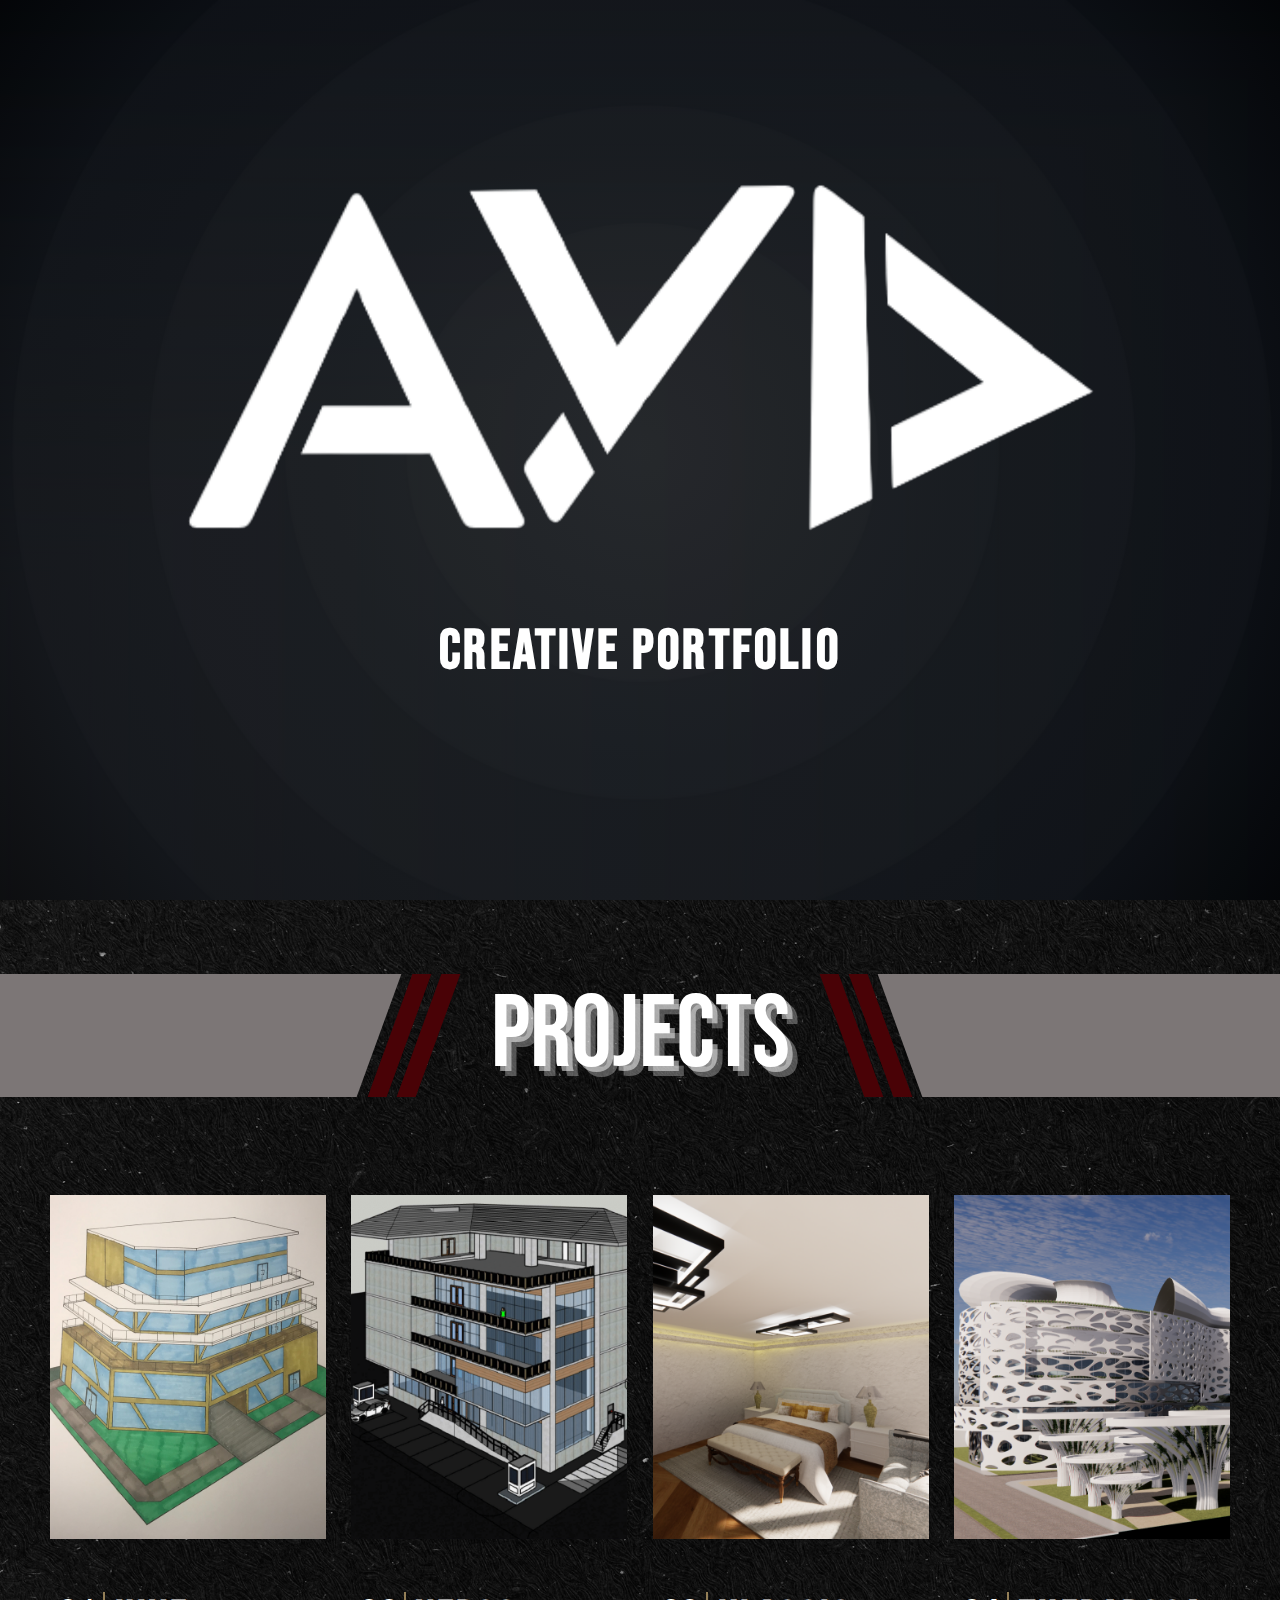
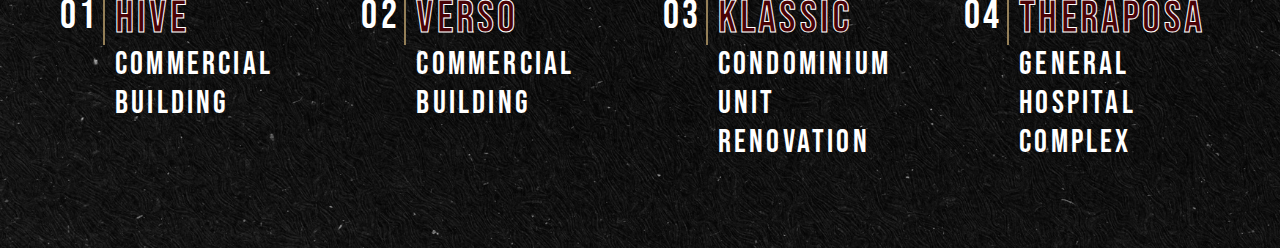
<file: index.html>
<!DOCTYPE html>
<html lang="en">

<head>
    <meta charset="UTF-8">
    <meta name="viewport" content="width=device-width, initial-scale=1.0">
    <link rel="icon" href="./assets/images/logo/logo-A-white.png" type="image/x-icon">
    <link rel="stylesheet" href="./assets/styles/styles.css">
    <script src="./script.js" defer></script>
    <title>AYD | Portfolio</title>
</head>

<body>
    <div class="wrapper">
        <div title="Click here" class="container">
            <div class="left-half"></div>
            <div class="right-half"></div>
            <div class="overlay-content">
                <img src="./assets/images/logo/AYD.png" alt="Logo" class="logo">
                <h2 class="sub-header">Creative Portfolio</h2>
            </div>
        </div>
        <div class="about-me">
            <div class="about-content">
                <h1>About</h1>
                <img class="about-logo" src="./assets/images/logo/logo-A-white.png" alt="Logo white">
                <p>Hi! I’m Aimery Dilla, a highly creative and results-driven Bachelor of Science in Architecture
                    student at the University of Santo Tomas (UST). This website showcases a curated selection of my
                    best works throughout my academic journey.</p>
                <a href="mailto:aimery.dilla.archi@ust.edu.ph">aimery.dilla.archi@ust.edu.ph</a>
            </div>
            <img class="profile" src="./assets/images/bg/abt me/aimery.jpg" alt="Aimery Profile">
        </div>
        <section id="project">
            <div class="project-header">
                <div class="gray left"></div>
                <div class="red left"></div>
                <div class="red left"></div>
                <div class="project">PROJECTS</div>
                <div class="red right"></div>
                <div class="red right"></div>
                <div class="gray right"></div>
            </div>
            <div class="project-list">
                <a href="./assets/project1.html" class="proj-1">
                    <img src="./assets/images/Projects/projects page/p1.png" alt="">
                    <div class="proj-detail">
                        <p class="number">01</p>
                        <p class="proj-title">HIVE</p>
                        <p class="proj-sub">COMMERCIAL BUILDING</p>
                    </div>
                </a>
                <a href="./assets/project2.html" class="proj-2">
                    <img src="./assets/images/Projects/projects page/p2.png" alt="">
                    <div class="proj-detail">
                        <p class="number">02</p>
                        <p class="proj-title">VERSO</p>
                        <p class="proj-sub">COMMERCIAL BUILDING</p>
                    </div>
                </a>
                <a href="./assets/project3.html" class="proj-3">
                    <img src="./assets/images/Projects/projects page/p3.png" alt="">
                    <div class="proj-detail">
                        <p class="number">03</p>
                        <p class="proj-title">KLASSIC</p>
                        <p class="proj-sub">CONDOMINIUM UNIT RENOVATION</p>
                    </div>
                </a>
                <a href="./assets/project4.html" class="proj-4">
                    <img src="./assets/images/Projects/projects page/p4.png" alt="">
                    <div class="proj-detail">
                        <p class="number">04</p>
                        <p class="proj-title">THERAPOSA</p>
                        <p class="proj-sub">GENERAL HOSPITAL COMPLEX</p>
                    </div>
                </a>
        </section>
    </div>
    </div>
</body>

</html>
</file>
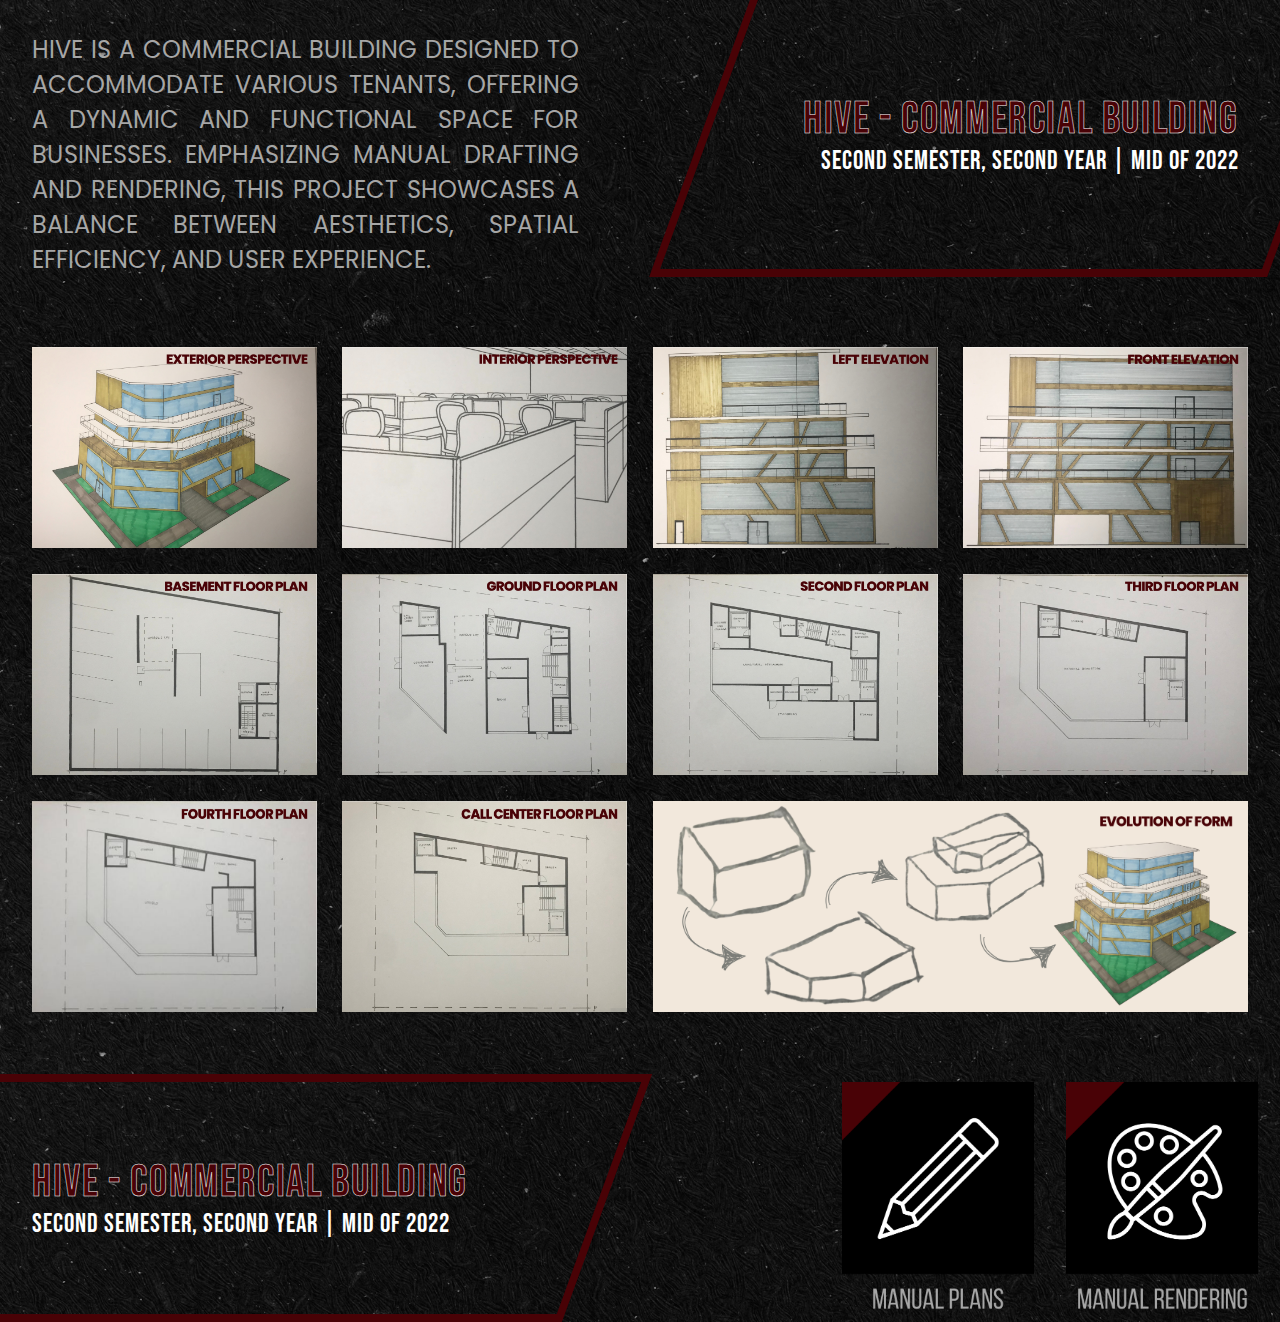
<file: assets/project1.html>
<!DOCTYPE html>
<html lang="en">

<head>
    <meta charset="UTF-8">
    <meta name="viewport" content="width=device-width, initial-scale=1.0">
    <link rel="icon" href="./images/logo/logo-A-white.png" type="image/x-icon">
    <link rel="stylesheet" href="./styles/proj-styles.css">
    <title>AYD | Hive</title>
</head>

<body>
    <div class="wrapper">
        <div class="proj-header">
            <div class="proj-description">HIVE IS A COMMERCIAL BUILDING DESIGNED TO ACCOMMODATE VARIOUS TENANTS,
                OFFERING A DYNAMIC AND FUNCTIONAL SPACE FOR BUSINESSES. EMPHASIZING MANUAL DRAFTING AND RENDERING, THIS
                PROJECT SHOWCASES A BALANCE BETWEEN AESTHETICS, SPATIAL EFFICIENCY, AND USER EXPERIENCE.</div>
            <div class="project-header left">
                <div class="project-title">
                    <h1>HIVE - COMMERCIAL BUILDING</h1>
                    <h2>SECOND SEMESTER, SECOND YEAR | MID OF 2022</h2>
                </div>
            </div>
        </div>
        <div class="project1-images">
            <img src="./images/Projects/p1/1.png" alt="">
            <img src="./images/Projects/p1/2.png" alt="">
            <img src="./images/Projects/p1/3.png" alt="">
            <img src="./images/Projects/p1/4.png" alt="">
            <img src="./images/Projects/p1/5.png" alt="">
            <img src="./images/Projects/p1/6.png" alt="">
            <img src="./images/Projects/p1/7.png" alt="">
            <img src="./images/Projects/p1/8.png" alt="">
            <img src="./images/Projects/p1/9.png" alt="">
            <img src="./images/Projects/p1/10.png" alt="">
            <img class="span" src="./images/Projects/p1/11.png" alt="">
        </div>
        <div class="proj-header bottom">
            <div class="project-header right">
                <div class="project-title right">
                    <h1>HIVE - COMMERCIAL BUILDING</h1>
                    <h2>SECOND SEMESTER, SECOND YEAR | MID OF 2022</h2>
                </div>
            </div>
            <div class="proj-skills">
                <img class="skill" src="./images/Projects/p1/logo-skill/1.png" alt="">
                <img class="skill" src="./images/Projects/p1/logo-skill/2.png" alt="">
            </div>
        </div>
    </div>
</body>

</html>
</file>
<file: assets/styles/styles.css>
@import url("https://fonts.googleapis.com/css2?family=Bebas+Neue&display=swap");
@import url("https://fonts.googleapis.com/css2?family=Poppins:ital,wght@0,100;0,200;0,300;0,400;0,500;0,600;0,700;0,800;0,900;1,100;1,200;1,300;1,400;1,500;1,600;1,700;1,800;1,900&display=swap");

/* 🔥 Fix unwanted horizontal scroll */
body,
html {
  margin: 0;
  padding: 0;
  overflow-x: hidden; /* Prevent left-right scroll */
  display: flex;
  justify-content: center; /* Center everything horizontally */
  align-items: center; /* Center vertically */
  min-height: 100vh; /* Ensure it takes full screen height */
  font-size: 16px;
  background-image: url("../images/bg/black.png");
}

a{
  text-decoration: none;
}

/* Wrapper (Ensures full-page layout and scrolling) */
.wrapper {
  position: relative;
  width: 100%;
  max-width: 1500px;
  min-height: 100vh; /* Ensures it covers the full screen */
  overflow-y: auto; /* Allow scrolling */
  display: flex;
  flex-direction: column; /* Stack sections */
  align-items: center;
}

/* 🔥 Fix container centering and ensure it's always full height */
.container,
.about-me {
  position: absolute; /* Keep it stacked */
  top: 0;
  left: 0;
  width: 100%;
  min-height: 100vh; /* Ensures both sections are always equal */
  display: flex;
  justify-content: center;
  align-items: center;
  overflow: hidden;
}

/* Container background */
.container {
  font-family: "Bebas Neue", sans-serif;
  z-index: 5; /* Stays on top until clicked */
  background-image: url("../images/bg/cover.png");
  background-size: cover;
  background-position: center;
  background-repeat: no-repeat;
  cursor: pointer;
}

/* Left and Right Halves (For Tear Effect) */
.left-half,
.right-half {
  position: absolute;
  width: 50%;
  height: 100%;
  transition: transform 1s ease-in-out;
}

.left-half {
  opacity: 50%;
  background: radial-gradient(circle at center right, #24272a 0, #1c1f23 20%,#14181d 40%,#13161b 60%, #0f1217 80%, black 100%);
  left: 0;
}

.right-half {
  opacity: 50%;
  right: 0;
  background: radial-gradient(circle at center left, #24272a 0, #1c1f23 20%,#14181d 40%,#13161b 60%, #0f1217 80%, black 100%);
}

/* 🔥 Fix Logo & Sub-header Centering */
.overlay-content {
  position: absolute;
  top: 50%;
  left: 50%;
  transform: translate(-50%, -50%);
  text-align: center;
  color: white;
  transition: opacity 0.5s ease-in-out;
}
.logo {
  max-width: 95vw;
  height: 100%;
}
.sub-header {
  font-size: clamp(26px, 5vw, 3.5rem);
  letter-spacing: 0.2rem;
}

/* 🔥 About Me Section: Same Size as .container */
.about-me {
  position: relative; /* Change from absolute to relative */
  width: 95%;
  padding-inline: 2.5%;
  font-family: "Bebas Neue", sans-serif;
  background: radial-gradient(circle at top left, #26272b 0, #171b1f, black 100%);
  text-align: center;
  color: white;
  opacity: 1; /* Ensure it's visible */
  transition: opacity 1s ease-in-out;
  flex-direction: column;
  display: flex;
  flex-direction: row;
  min-height: 100vh; /* Ensures it takes full screen height */
}

.about-content {
  font-weight: 100;
  letter-spacing: 0.2rem;
  text-align: left;
  display: grid;
  grid-template-columns: clamp(120px, 20vw, 250px) auto;
}

.about-content h1 {
  font-weight: 100;
  font-size: clamp(30px, 8vw, 6rem);
}

.about-content p {
  font-size: clamp(20px, 5vw, 2rem);
  grid-column: span 2;
}
.about-content a {
  padding-top: clamp(20px, 5vw, 3rem);
  color: white;
  font-family: Poppins, sans-serif;
  font-weight: 300;
  font-size: clamp(15px, 3vw, 1.5rem);
}
.about-content img {
  align-self: center;
  justify-self: left;
}
.about-logo{
  width: clamp(110px, 8vw, 10rem);
}
.profile{
  max-height: 70vh;
  clip-path:polygon(50% 0, 100% 0, 100% 100%, 0 100%);
}
/*PROJECTS*/

#project {
  position: relative; /* Ensure it takes up space in the document */
  background-color: black;
  color: white;
  background-image: url(../images/bg/black.png);
  font-family: 'Bebas Neue' , sans-serif;
  width: 100%;
  min-height: 100vh;
  display: flex;
  flex-direction: column;
  align-items: center;
  justify-content: center;
  padding-top: clamp(20px, 5vw, 3rem);
}

.project{
  font-size: clamp(30px, 8vw, 8rem);
  text-align: center;
  text-shadow:
  5px 5px 0 rgba(255,255,255, 0.5),
  10px 10px 0 rgba(255,255,255, 0.3);
}

.project-header{
  overflow: hidden;
  width: 100%;
  display: grid;
  grid-template-columns: 30% 1.5% 1.5% 30% 1.5% 1.5% 30%;
  gap: 10px;
  justify-content: center;
}
.gray{
  background-color: #7c7676;
  width:110%;
}
.gray.left{
  margin-left:-10%
}
.red{
  background-color: #490206;
  width:100%;
}

.right{
  transform: skew(20deg);
}

.left{
  transform: skew(-20deg);
}

.project-list {
  display: grid;
  grid-template-columns: repeat(4, 1fr);
  padding: 50px;
  gap: min(30px, 2vw);
}

.project-list img {
  padding-top: clamp(20px, 5vw, 3rem);
  width: 100%;
  height: auto;
}

.proj-detail *{
  color: white;
  margin: 0;
  letter-spacing: 0.2rem;
}

.proj-detail{
  padding: 10px;
  padding-top: clamp(20px, 5vw, 3rem);
  display: grid;
  grid-template-columns: clamp(30px, 10vw, 55px) auto;
}

.number{
  font-size: clamp(25px, 5vw, 2.5rem);
  border-right: 2px solid #947f57;
  margin-right: 10px;
}
.proj-title{
  font-weight: 500; /* Slightly heavier font weight */
  -webkit-text-fill-color: #490206;
  -webkit-text-stroke-color: white;
  -webkit-text-stroke-width: 1px;
  font-size: clamp(28px, 5vw, 2.8rem);
}

.proj-sub{
  grid-column: 2;
  font-size: clamp(20px, 5vw, 2rem);
}
</file>
<file: assets/styles/proj-styles.css>
@import url("https://fonts.googleapis.com/css2?family=Bebas+Neue&display=swap");
@import url("https://fonts.googleapis.com/css2?family=Poppins:ital,wght@0,100;0,200;0,300;0,400;0,500;0,600;0,700;0,800;0,900;1,100;1,200;1,300;1,400;1,500;1,600;1,700;1,800;1,900&display=swap");

* {
  margin: 0;
}
body,
html {
  margin: 0;
  padding: 0;
  overflow-x: hidden;
  display: flex;
  justify-content: center;
  align-items: center;
  min-height: 100vh;
  font-size: 16px;
  background-image: url("../images/bg/black.png");
}
a {
  text-decoration: none;
}

.wrapper {
  position: relative;
  width: 100%;
  max-width: 1500px;
  min-height: 100vh;
  overflow-y: auto;
  display: flex;
  flex-direction: column;
  padding-inline: 2rem;
  overflow: hidden;
}
.proj-header {
  display: grid;
  grid-template-columns: 1fr 1fr;
  gap: 10%;
}

.proj-description {
  font-family: Poppins, sans-serif;
  color: #a6a6a6;
  font-size: clamp(15px, 4vw, 1.5rem);
  text-align: justify;
  margin-top: 2rem;
}
.proj-description.four {
  font-size: clamp(15px, 1.5vw, 1.2rem);
}

.project-header {
  width: 110%;
  border: 0.5rem solid #490206;
  transform: skew(-20deg);
  margin-top: -0.5rem;
  place-content: center;
}

.project-title {
  font-family: "Bebas Neue", sans-serif;
  padding-inline: 12%;
}

.left .project-title {
  transform: skew(20deg);
  text-align: right;
}

.right .project-title {
  transform: skew(20deg);
  text-align: left;
}

.project-title h1 {
  /*padding-top: clamp(15px, 5vw, 50px);*/
  font-size: clamp(32px, 3.5vw, 3.7rem);
  -webkit-text-stroke-color: white;
  -webkit-text-stroke-width: 0.5px;
  -webkit-text-fill-color: #490206;
  font-weight: 300;
  letter-spacing: 0.1rem;
}

.project-title h2 {
  color: white;
  font-size: clamp(20px, 2vw, 2.2rem);
  font-weight: 200;
  /*padding-bottom: clamp(20px, 5vh, 50px);*/
  letter-spacing: 1px;
}

.project-title.three h1 {
  font-size: clamp(32px, 3.5vw, 3.6rem);
}
.project-title.three h2 {
  font-size: clamp(20px, 2vw, 2.15rem);
}
.project1-images {
  margin-top: clamp(40px, 10vh, 70px);
  margin-bottom: clamp(40px, 10vh, 70px);
  display: grid;
  grid-template-columns: 1fr 1fr 1fr 1fr;
  gap: min(30px, 2vw);
}
.project1-images img {
  width: 100%;
  height: 100%;
}

.bottom {
  display: grid;
  grid-template-columns: 45% 55%;
  gap: 10px;
  margin-left: -7%;
}

.proj-skills {
  justify-content: flex-end;
  display: flex;
  flex-direction: row;
  gap: 2rem;
}
.skill {
  width: clamp(100px, 15vw, 200px);
  aspect-ratio: 1080 / 1350;
  object-fit: contain;
}
.skill.four {
  width: clamp(40px, 10vw, 150px);
  aspect-ratio: 1080 / 1350;
  object-fit: contain;
}
.skill.three {
  width: clamp(40px, 10vw, 200px);
  aspect-ratio: 1080 / 1350;
  object-fit: contain;
}
.span {
  grid-column: span 2;
}
</file>
